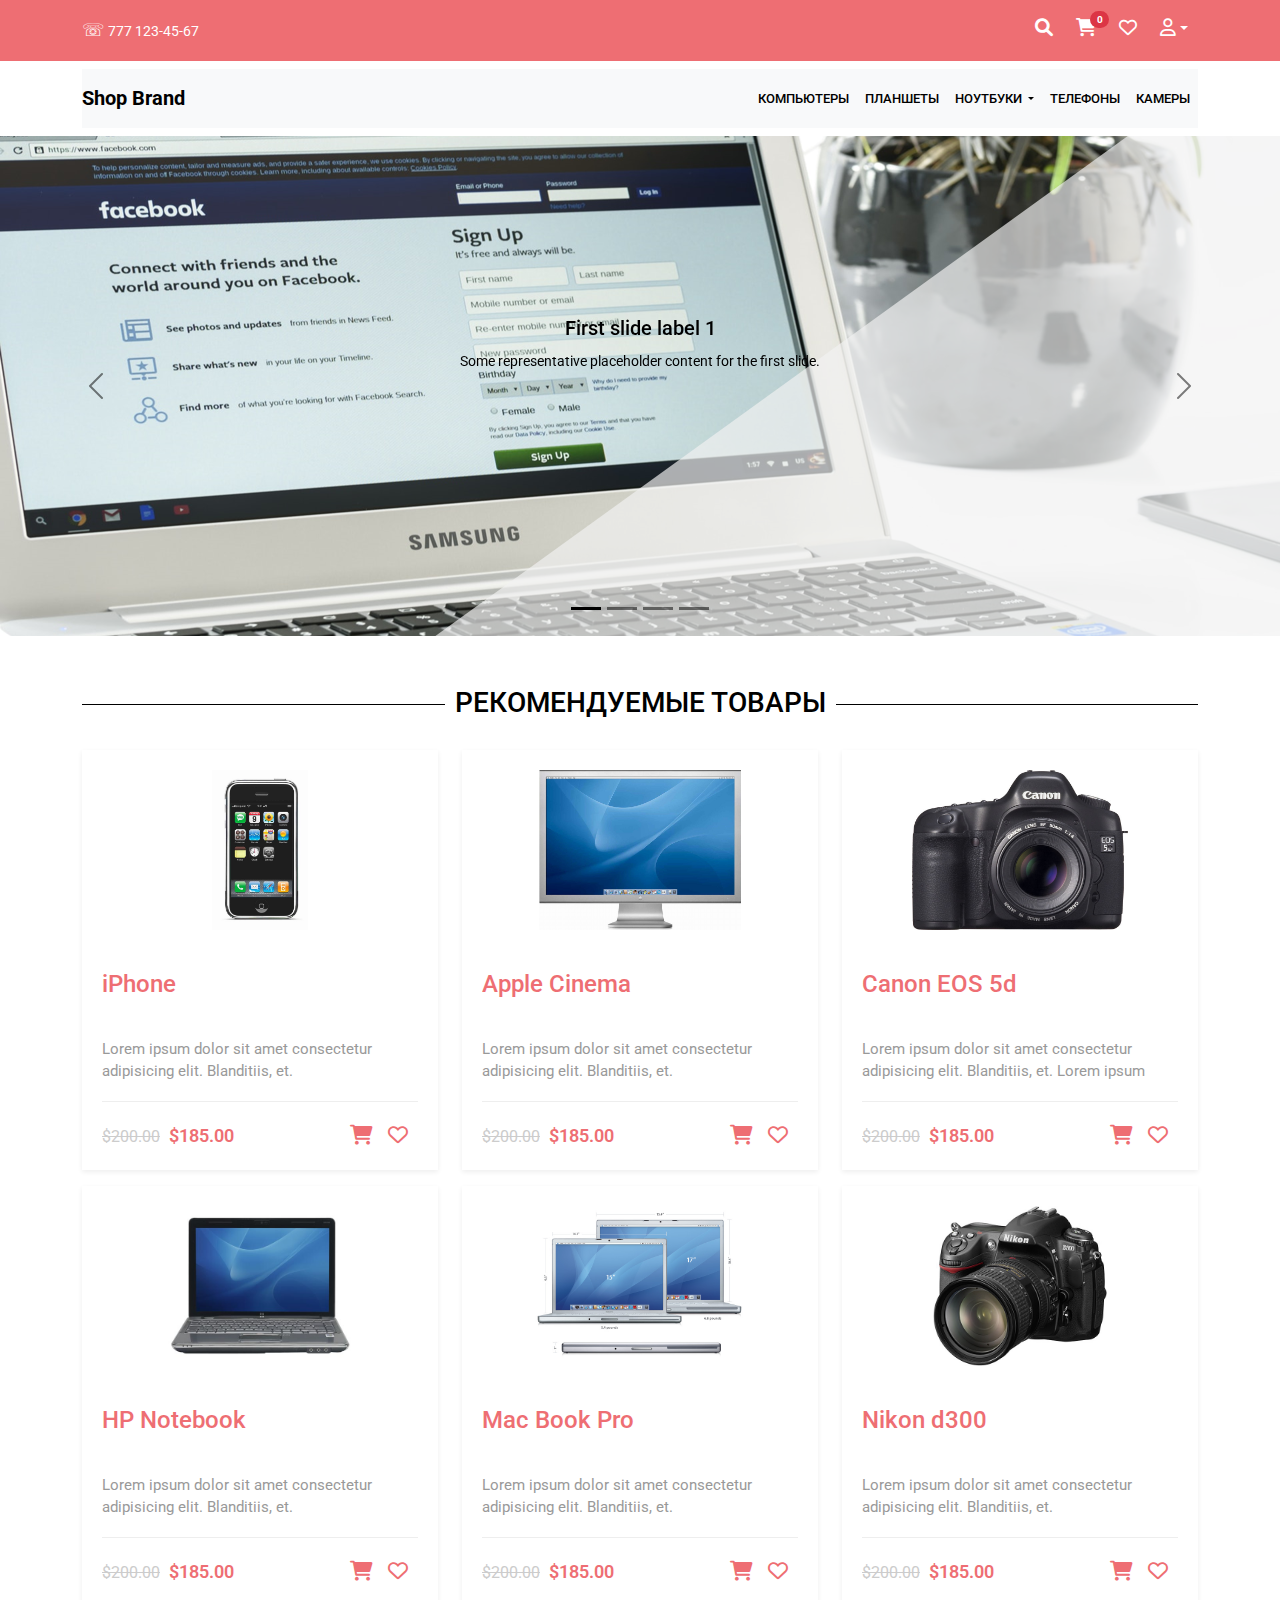
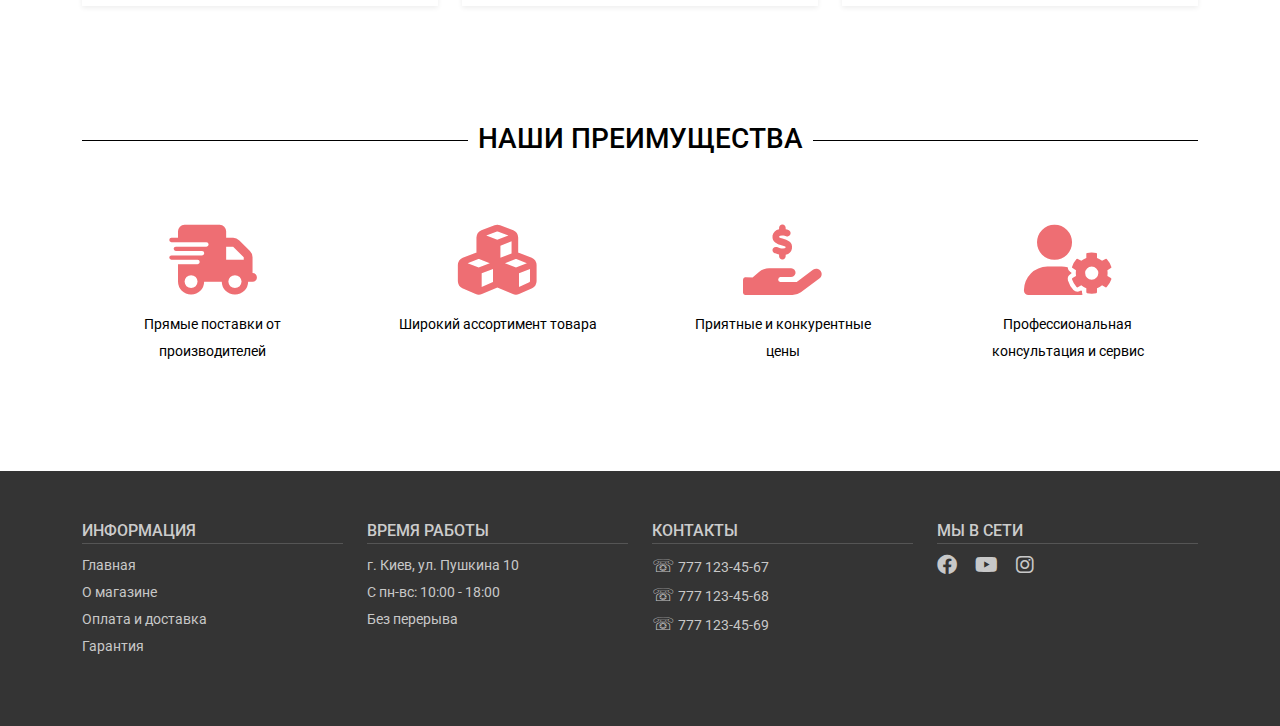
<file: index.html>
<!doctype html>
<html lang="en">

<head>
  <!-- Required meta tags -->
  <meta charset="utf-8">
  <meta name="viewport" content="width=device-width, initial-scale=1">
  <link rel="icon" href=".//bootstrap/img/favicons/favicon.ico">
  <title>Shop template</title>
  <link rel="preconnect" href="https://fonts.googleapis.com">
  <link rel="preconnect" href="https://fonts.gstatic.com" crossorigin>
  <link href="https://fonts.googleapis.com/css2?family=Roboto:wght@300;400;500;700&display=swap" rel="stylesheet">
  <link rel="stylesheet" href="https://cdnjs.cloudflare.com/ajax/libs/font-awesome/6.0.0-beta2/css/all.min.css" />
  <link rel="stylesheet" href=".//bootstrap/css/bootstrap.min.css">
  <link rel="stylesheet" href=".//css/magnific-popup.css">
  <link rel="stylesheet" href=".//css/main.css">
</head>

<body>
  <header>
    <!-- Header-top -->
    <div class="header-top py-3">
      <div class="container">
        <div class="row justify-content-between">

          <div class="col">
            <a href="tel:1111234567"><span class="icon-phone">&#9743;</span> 777 123-45-67</a>
          </div>

          <div class="col icons text-end">

            <form id="search">
              <div class="input-group">
                <input type="text" class="form-control" placeholder="Search" aria-label="Search..." name="s">
                <button class="btn close-search" type="button"><i class="fas fa-times"></i></button>
                <button class="btn" type="submit"><i class="fas fa-search"></i></button>
              </div>
            </form>

            <a class="open-search" href="#"><i class="fas fa-search"></i></a>

            <a class="open-cart-modal" href="#" data-bs-toggle="modal" data-bs-target="#cart-modal">
              <i class="fas fa-shopping-cart"></i>
              <span class="badge bg-danger rounded-pill count-items">0</span>
            </a>
            <!-- Modal -->
            <div class="modal fade" id="cart-modal" tabindex="-1" aria-labelledby="exampleModalLabel"
              aria-hidden="true">
              <div class="modal-dialog modal-xl">
                <div class="modal-content">
                  <div class="modal-header">
                    <h5 class="modal-title" id="exampleModalLabel">Корзина</h5>
                    <button type="button" class="btn-close" data-bs-dismiss="modal" aria-label="Close"></button>
                  </div>
                  <div class="modal-body">
                    <table class="table text-start">
                      <thead>
                        <tr>
                          <th scope="col">Фото</th>
                          <th scope="col">Товар</th>
                          <th scope="col">Кол-во</th>
                          <th scope="col">Цена</th>
                        </tr>
                      </thead>
                      <tbody>
                        <tr>
                          <td><a href="#"><img src=".//img/products/apple_cinema_30.jpg" alt=""></a></td>
                          <td><a href="#">Apple Cinema 30</a></td>
                          <td>1</td>
                          <td>1000</td>
                        </tr>
                        <tr>
                          <td><a href="#"><img src=".//img/products/canon_eos_5d_1.jpg" alt=""></a></td>
                          <td><a href="#">Canon EOS 5D</a></td>
                          <td>1</td>
                          <td>750</td>
                        </tr>
                        <tr>
                          <td><a href="#"><img src=".//img/products/iphone_1.jpg" alt=""></a></td>
                          <td><a href="#">iPhone</a></td>
                          <td>1</td>
                          <td>1000</td>
                        </tr>
                      </tbody>
                    </table>
                  </div>
                  <div class="modal-footer">
                    <button type="button" class="btn btn-danger" data-bs-dismiss="modal">Продолжить покупки</button>
                    <button type="button" class="btn btn-primary">Оформить заказ</button>
                  </div>
                </div>
              </div>
            </div>

            <a href="#"><i class="far fa-heart"></i></a>

            <div class="dropdown d-inline-block">
              <a class="dropdown-toggle" href="#" data-bs-toggle="dropdown"><i class="far fa-user"></i></i></a>
              <ul class="dropdown-menu" aria-labelledby="dropdownMenuButton1">
                <li><a class="dropdown-item" href="#">Авторизация</a></li>
                <li><a class="dropdown-item" href="#">Регистрация</a></li>
              </ul>
            </div>

          </div>

        </div>
      </div><!-- ./container -->
    </div><!-- ./header-top -->

    <!-- Header-bottom -->
    <div class="header-bottom py-2">
      <div class="container">
        <nav class="navbar navbar-expand-lg navbar-light bg-light">
          <div class="container-fluid p-0">
            <a class="navbar-brand" href="index.html">Shop Brand</a>
            <button class="navbar-toggler" type="button" data-bs-toggle="collapse"
              data-bs-target="#navbarSupportedContent" aria-controls="navbarSupportedContent" aria-expanded="false"
              aria-label="Toggle navigation">
              <span class="navbar-toggler-icon"></span>
            </button>
            <div class="collapse navbar-collapse" id="navbarSupportedContent">
              <ul class="navbar-nav ms-auto mb-2 mb-lg-0">
                <li class="nav-item">
                  <a class="nav-link" href="category.html">Компьютеры</a>
                </li>
                <li class="nav-item">
                  <a class="nav-link" href="category.html">Планшеты</a>
                </li>
                <li class="nav-item dropdown">
                  <a class="nav-link dropdown-toggle" href="#" id="navbarDropdown" role="button"
                    data-bs-toggle="dropdown" aria-expanded="false">
                    Ноутбуки
                  </a>
                  <ul class="dropdown-menu" aria-labelledby="navbarDropdown">
                    <li><a class="dropdown-item" href="category.html">Mac</a></li>
                    <li><a class="dropdown-item" href="category.html">Windows</a></li>
                  </ul>
                </li>
                <li class="nav-item">
                  <a class="nav-link" href="category.html">Телефоны</a>
                </li>
                <li class="nav-item">
                  <a class="nav-link" href="category.html">Камеры</a>
                </li>
              </ul>

            </div>
          </div>
        </nav>
      </div>
    </div> <!-- ./header-bottom -->
  </header>

  <!-- Секция carousel -->
  <div class="container-fluid my-carousel p-0">
    <div id="carouselExampleIndicators" class="carousel slide carousel-fade carousel-dark" data-bs-ride="carousel">
      <div class="carousel-indicators">
        <button type="button" data-bs-target="#carouselExampleIndicators" data-bs-slide-to="0" class="active"
          aria-current="true" aria-label="Slide 1"></button>
        <button type="button" data-bs-target="#carouselExampleIndicators" data-bs-slide-to="1"
          aria-label="Slide 2"></button>
        <button type="button" data-bs-target="#carouselExampleIndicators" data-bs-slide-to="2"
          aria-label="Slide 3"></button>
        <button type="button" data-bs-target="#carouselExampleIndicators" data-bs-slide-to="3"
          aria-label="Slide 4"></button>
      </div>
      <div class="carousel-inner">
        <div class="carousel-item active">
          <img src=".//img/slider/slider-bg-1.png" class="d-block w-100" alt="photo">
          <div class="carousel-caption d-none d-md-block">
            <h5>First slide label 1</h5>
            <p>Some representative placeholder content for the first slide.</p>
          </div>
        </div>
        <div class="carousel-item">
          <img src=".//img/slider/slider-bg-2.png" class="d-block w-100" alt="photo">
          <div class="carousel-caption d-none d-md-block">
            <h5>First slide label 2</h5>
            <p>Some representative placeholder content for the first slide.</p>
          </div>
        </div>
        <div class="carousel-item">
          <img src=".//img/slider/slider-bg-3.png" class="d-block w-100" alt="photo">
          <div class="carousel-caption d-none d-md-block">
            <h5>First slide label 3</h5>
            <p>Some representative placeholder content for the first slide.</p>
          </div>
        </div>
        <div class="carousel-item">
          <img src=".//img/slider/slider-bg-4.png" class="d-block w-100" alt="photo">
          <div class="carousel-caption d-none d-md-block">
            <h5>First slide label 3</h5>
            <p>Some representative placeholder content for the first slide.</p>
          </div>
        </div>
      </div>
      <button class="carousel-control-prev" type="button" data-bs-target="#carouselExampleIndicators"
        data-bs-slide="prev">
        <span class="carousel-control-prev-icon" aria-hidden="true"></span>
        <span class="visually-hidden">Previous</span>
      </button>
      <button class="carousel-control-next" type="button" data-bs-target="#carouselExampleIndicators"
        data-bs-slide="next">
        <span class="carousel-control-next-icon" aria-hidden="true"></span>
        <span class="visually-hidden">Next</span>
      </button>
    </div>
  </div> <!-- ./container -->

  <!-- Секция featured-products -->
  <section class="featured-products">
    <div class="container">
      <div class="row">

        <div class="col-12">
          <h3 class="section-title">Рекомендуемые товары</h3>
        </div>

        <div class="col-md-4 col-sm-6 mb-3">
          <div class="product-cart">
            <div class="product-tumb">
              <a href="product.html"><img src=".//img/products/iphone_1.jpg" alt=""></a>
            </div>
            <div class="product-details">
              <h4><a href="product.html">iPhone</a></h4>
              <p>Lorem ipsum dolor sit amet consectetur adipisicing elit. Blanditiis, et.</p>
              <div class="product-bootom-details d-flex justify-content-between">
                <div class="product-price">
                  <small>$200.00</small>
                  $185.00
                </div>
                <div class="product-links">
                  <a href="#"><i class="fas fa-shopping-cart"></i></a>
                  <a href="#"><i class="far fa-heart"></i></a>
                </div>
              </div> <!-- ./product-bootom-details -->
            </div> <!-- ./product-details -->
          </div> <!-- ./product-cart -->
        </div> <!-- ./col -->

        <div class="col-md-4 col-sm-6 mb-3">
          <div class="product-cart">
            <div class="product-tumb">
              <a href="product.html"><img src=".//img/products/apple_cinema_30.jpg" alt=""></a>
            </div>
            <div class="product-details">
              <h4><a href="product.html">Apple Cinema</a></h4>
              <p>Lorem ipsum dolor sit amet consectetur adipisicing elit. Blanditiis, et.</p>
              <div class="product-bootom-details d-flex justify-content-between">
                <div class="product-price">
                  <small>$200.00</small>
                  $185.00
                </div>
                <div class="product-links">
                  <a href="#"><i class="fas fa-shopping-cart"></i></a>
                  <a href="#"><i class="far fa-heart"></i></a>
                </div>
              </div> <!-- ./product-bootom-details -->
            </div> <!-- ./product-details -->
          </div> <!-- ./product-cart -->
        </div> <!-- ./col -->

        <div class="col-md-4 col-sm-6 mb-3">
          <div class="product-cart">
            <div class="product-tumb">
              <a href="product.html"><img src=".//img/products/canon_eos_5d_1.jpg" alt=""></a>
            </div>
            <div class="product-details">
              <h4><a href="product.html">Canon EOS 5d</a></h4>
              <p>
                Lorem ipsum dolor sit amet consectetur adipisicing elit. Blanditiis, et.
                Lorem ipsum dolor sit amet consectetur adipisicing elit. Blanditiis, et.
                Lorem ipsum dolor sit amet consectetur adipisicing elit. Blanditiis, et.
              </p>
              <div class="product-bootom-details d-flex justify-content-between">
                <div class="product-price">
                  <small>$200.00</small>
                  $185.00
                </div>
                <div class="product-links">
                  <a href="#"><i class="fas fa-shopping-cart"></i></a>
                  <a href="#"><i class="far fa-heart"></i></a>
                </div>
              </div> <!-- ./product-bootom-details -->
            </div> <!-- ./product-details -->
          </div> <!-- ./product-cart -->
        </div> <!-- ./col -->

        <div class="col-md-4 col-sm-6 mb-3">
          <div class="product-cart">
            <div class="product-tumb">
              <a href="product.html"><img src=".//img/products/hp_1.jpg" alt=""></a>
            </div>
            <div class="product-details">
              <h4><a href="product.html">HP Notebook</a></h4>
              <p>Lorem ipsum dolor sit amet consectetur adipisicing elit. Blanditiis, et.</p>
              <div class="product-bootom-details d-flex justify-content-between">
                <div class="product-price">
                  <small>$200.00</small>
                  $185.00
                </div>
                <div class="product-links">
                  <a href="#"><i class="fas fa-shopping-cart"></i></a>
                  <a href="#"><i class="far fa-heart"></i></a>
                </div>
              </div> <!-- ./product-bootom-details -->
            </div> <!-- ./product-details -->
          </div> <!-- ./product-cart -->
        </div> <!-- ./col -->

        <div class="col-md-4 col-sm-6 mb-3">
          <div class="product-cart">
            <div class="product-tumb">
              <a href="product.html"><img src=".//img/products/macbook_pro_1.jpg" alt=""></a>
            </div>
            <div class="product-details">
              <h4><a href="product.html">Mac Book Pro</a></h4>
              <p>Lorem ipsum dolor sit amet consectetur adipisicing elit. Blanditiis, et.</p>
              <div class="product-bootom-details d-flex justify-content-between">
                <div class="product-price">
                  <small>$200.00</small>
                  $185.00
                </div>
                <div class="product-links">
                  <a href="#"><i class="fas fa-shopping-cart"></i></a>
                  <a href="#"><i class="far fa-heart"></i></a>
                </div>
              </div> <!-- ./product-bootom-details -->
            </div> <!-- ./product-details -->
          </div> <!-- ./product-cart -->
        </div> <!-- ./col -->

        <div class="col-md-4 col-sm-6 mb-3">
          <div class="product-cart">
            <div class="product-tumb">
              <a href="product.html"><img src=".//img/products/nikon_d300_1.jpg" alt=""></a>
            </div>
            <div class="product-details">
              <h4><a href="product.html">Nikon d300</a></h4>
              <p>Lorem ipsum dolor sit amet consectetur adipisicing elit. Blanditiis, et.</p>
              <div class="product-bootom-details d-flex justify-content-between">
                <div class="product-price">
                  <small>$200.00</small>
                  $185.00
                </div>
                <div class="product-links">
                  <a href="#"><i class="fas fa-shopping-cart"></i></a>
                  <a href="#"><i class="far fa-heart"></i></a>
                </div>
              </div> <!-- ./product-bootom-details -->
            </div> <!-- ./product-details -->
          </div> <!-- ./product-cart -->
        </div> <!-- ./col -->

      </div> <!-- ./row -->
    </div> <!-- ./container -->
  </section>

  <!-- Секция services -->
  <section class="services">
    <div class="container">
      <div class="row">
        <div class="col-12">
          <h3 class="section-title">Наши преимущества</h3>
        </div>

        <div class="col-md-3 col-sm-6">
          <div class="service-item">
            <p class="text-center"><i class="fas fa-shipping-fast"></i></p>
            <p class="text-center">Прямые поставки от производителей</p>
          </div>
        </div>

        <div class="col-md-3 col-sm-6">
          <div class="service-item">
            <p class="text-center"><i class="fas fa-cubes"></i></p>
            <p class="text-center">Широкий ассортимент товара</p>
          </div>
        </div>

        <div class="col-md-3 col-sm-6">
          <div class="service-item">
            <p class="text-center"><i class="fas fa-hand-holding-usd"></i></p>
            <p class="text-center">Приятные и конкурентные цены</p>
          </div>
        </div>

        <div class="col-md-3 col-sm-6">
          <div class="service-item">
            <p class="text-center"><i class="fas fa-user-cog"></i></p>
            <p class="text-center">Профессиональная консультация и сервис</p>
          </div>
        </div>

      </div>
    </div> <!-- ./container -->
  </section>

  <footer>
    <!-- Секция футер -->
    <section class="footer">
      <div class="container">
        <div class="row">

          <div class="col-md-3 col-6">
            <h4>Информация</h4>
            <ul class="list-unstyled">
              <li><a href="index.html">Главная</a></li>
              <li><a href="#">О магазине</a></li>
              <li><a href="#l">Оплата и доставка</a></li>
              <li><a href="#">Гарантия</a></li>
            </ul>
          </div>

          <div class="col-md-3 col-6">
            <h4>Время работы</h4>
            <ul class="list-unstyled">
              <li>г. Киев, ул. Пушкина 10</li>
              <li>С пн-вс: 10:00 - 18:00</li>
              <li>Без перерыва</li>
            </ul>
          </div>

          <div class="col-md-3 col-6">
            <h4>Контакты</h4>
            <ul class="list-unstyled">
              <li><a href="tel:1111234567"><span class="icon-phone">&#9743;</span> 777 123-45-67</a></li>
              <li><a href="tel:1111234568"><span class="icon-phone">&#9743;</span> 777 123-45-68</a></li>
              <li><a href="tel:1111234569"><span class="icon-phone">&#9743;</span> 777 123-45-69</a></li>
            </ul>
          </div>

          <div class="col-md-3 col-6">
            <h4>Мы в сети</h4>
            <div class="footer-icons">
              <a href="#"><i class="fab fa-facebook"></i></a>
              <a href="#"><i class="fab fa-youtube"></i></a>
              <a href="#"><i class="fab fa-instagram"></i></a>
            </div>
          </div>

        </div> <!-- ./row -->
      </div> <!-- ./container -->
    </section>
  </footer>

  <!-- Кнопка вверх -->
  <button id="top">
    <i class="fas fa-angle-double-up"></i>
  </button>

  <script src=".//bootstrap/js/bootstrap.bundle.min.js"></script>
  <script src="https://code.jquery.com/jquery-3.6.0.min.js"
    integrity="sha256-/xUj+3OJU5yExlq6GSYGSHk7tPXikynS7ogEvDej/m4=" crossorigin="anonymous"></script>
  <script src=".//js/jquery.magnific-popup.min.js"></script>
  <script src=".//js/main.js"></script>
</body>

</html>
</file>
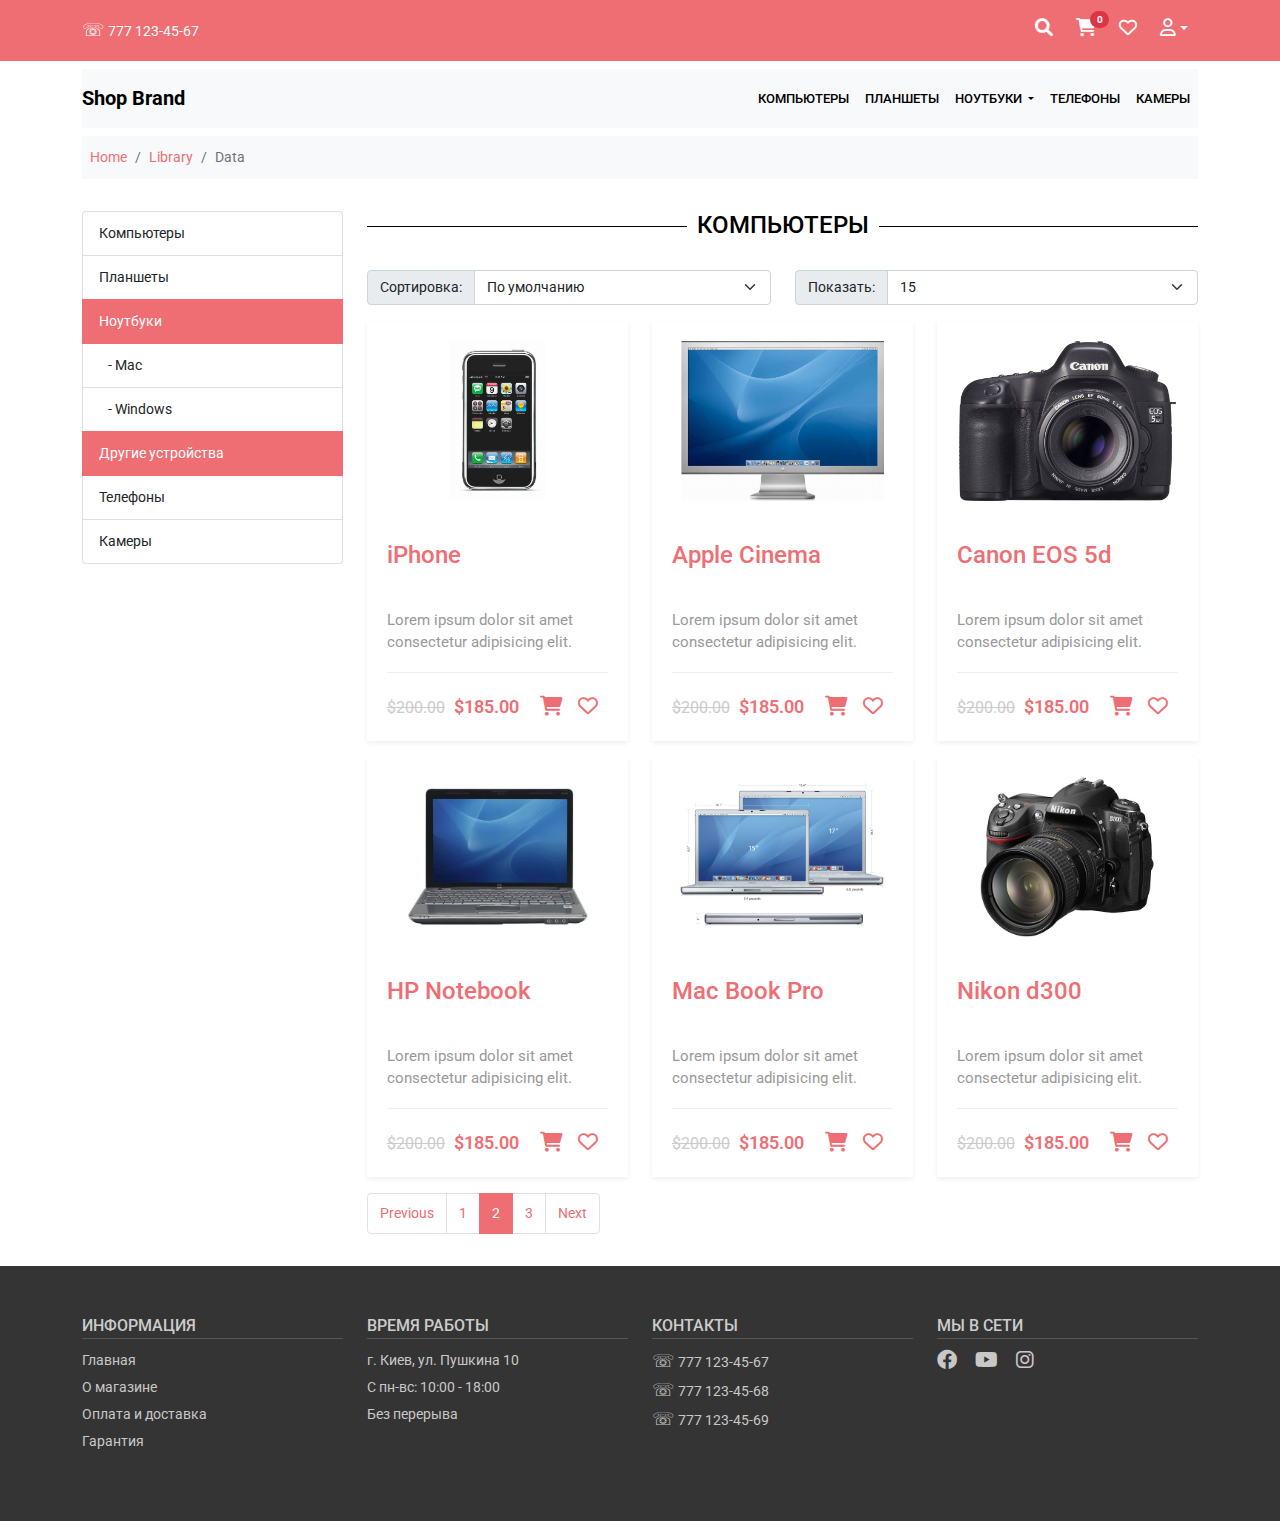
<file: category.html>
<!doctype html>
<html lang="en">

<head>
  <!-- Required meta tags -->
  <meta charset="utf-8">
  <meta name="viewport" content="width=device-width, initial-scale=1">
  <link rel="icon" href=".//bootstrap/img/favicons/favicon.ico">
  <title>Shop template</title>
  <link rel="preconnect" href="https://fonts.googleapis.com">
  <link rel="preconnect" href="https://fonts.gstatic.com" crossorigin>
  <link href="https://fonts.googleapis.com/css2?family=Roboto:wght@300;400;500;700&display=swap" rel="stylesheet">
  <link rel="stylesheet" href="https://cdnjs.cloudflare.com/ajax/libs/font-awesome/6.0.0-beta2/css/all.min.css" />
  <link rel="stylesheet" href=".//bootstrap/css/bootstrap.min.css">
  <link rel="stylesheet" href=".//css/main.css">
</head>

<body>
  <header>
    <div class="header-top py-3">
      <div class="container">
        <div class="row justify-content-between">

          <div class="col">
            <a href="tel:1111234567"><span class="icon-phone">&#9743;</span> 777 123-45-67</a>
          </div>

          <div class="col icons text-end">

            <form id="search">
              <div class="input-group">
                <input type="text" class="form-control" placeholder="Search" aria-label="Search..." name="s">
                <button class="btn close-search" type="button"><i class="fas fa-times"></i></button>
                <button class="btn" type="submit"><i class="fas fa-search"></i></button>
              </div>
            </form>

            <a class="open-search" href="#"><i class="fas fa-search"></i></a>

            <a class="open-cart-modal" href="#" data-bs-toggle="modal" data-bs-target="#cart-modal">
              <i class="fas fa-shopping-cart"></i>
              <span class="badge bg-danger rounded-pill count-items">0</span>
            </a>
            <!-- Modal -->
            <div class="modal fade" id="cart-modal" tabindex="-1" aria-labelledby="exampleModalLabel"
              aria-hidden="true">
              <div class="modal-dialog modal-xl">
                <div class="modal-content">
                  <div class="modal-header">
                    <h5 class="modal-title" id="exampleModalLabel">Корзина</h5>
                    <button type="button" class="btn-close" data-bs-dismiss="modal" aria-label="Close"></button>
                  </div>
                  <div class="modal-body">
                    <table class="table text-start">
                      <thead>
                        <tr>
                          <th scope="col">Фото</th>
                          <th scope="col">Товар</th>
                          <th scope="col">Кол-во</th>
                          <th scope="col">Цена</th>
                        </tr>
                      </thead>
                      <tbody>
                        <tr>
                          <td><a href="#"><img src=".//img/products/apple_cinema_30.jpg" alt=""></a></td>
                          <td><a href="#">Apple Cinema 30</a></td>
                          <td>1</td>
                          <td>1000</td>
                        </tr>
                        <tr>
                          <td><a href="#"><img src=".//img/products/canon_eos_5d_1.jpg" alt=""></a></td>
                          <td><a href="#">Canon EOS 5D</a></td>
                          <td>1</td>
                          <td>750</td>
                        </tr>
                        <tr>
                          <td><a href="#"><img src=".//img/products/iphone_1.jpg" alt=""></a></td>
                          <td><a href="#">iPhone</a></td>
                          <td>1</td>
                          <td>1000</td>
                        </tr>
                      </tbody>
                    </table>
                  </div>
                  <div class="modal-footer">
                    <button type="button" class="btn btn-danger" data-bs-dismiss="modal">Продолжить покупки</button>
                    <button type="button" class="btn btn-primary">Оформить заказ</button>
                  </div>
                </div>
              </div>
            </div>

            <a href="#"><i class="far fa-heart"></i></a>

            <div class="dropdown d-inline-block">
              <a class="dropdown-toggle" href="#" data-bs-toggle="dropdown"><i class="far fa-user"></i></i></a>
              <ul class="dropdown-menu" aria-labelledby="dropdownMenuButton1">
                <li><a class="dropdown-item" href="#">Авторизация</a></li>
                <li><a class="dropdown-item" href="#">Регистрация</a></li>
              </ul>
            </div>

          </div>

        </div>
      </div><!-- ./container -->
    </div><!-- ./header-top -->

    <div class="header-bottom py-2">
      <div class="container">
        <nav class="navbar navbar-expand-lg navbar-light bg-light">
          <div class="container-fluid p-0">
            <a class="navbar-brand" href="index.html">Shop Brand</a>
            <button class="navbar-toggler" type="button" data-bs-toggle="collapse"
              data-bs-target="#navbarSupportedContent" aria-controls="navbarSupportedContent" aria-expanded="false"
              aria-label="Toggle navigation">
              <span class="navbar-toggler-icon"></span>
            </button>
            <div class="collapse navbar-collapse" id="navbarSupportedContent">
              <ul class="navbar-nav ms-auto mb-2 mb-lg-0">
                <li class="nav-item">
                  <a class="nav-link" href="category.html">Компьютеры</a>
                </li>
                <li class="nav-item">
                  <a class="nav-link" href="category.html">Планшеты</a>
                </li>
                <li class="nav-item dropdown">
                  <a class="nav-link dropdown-toggle" href="#" id="navbarDropdown" role="button"
                    data-bs-toggle="dropdown" aria-expanded="false">
                    Ноутбуки
                  </a>
                  <ul class="dropdown-menu" aria-labelledby="navbarDropdown">
                    <li><a class="dropdown-item" href="category.html">Mac</a></li>
                    <li><a class="dropdown-item" href="category.html">Windows</a></li>
                  </ul>
                </li>
                <li class="nav-item">
                  <a class="nav-link" href="category.html">Телефоны</a>
                </li>
                <li class="nav-item">
                  <a class="nav-link" href="category.html">Камеры</a>
                </li>
              </ul>

            </div>
          </div>
        </nav>
      </div>
    </div> <!-- ./header-bottom -->
  </header>

  <div class="container">
    <nav aria-label="breadcrumb">
      <ol class="breadcrumb bg-light p-2">
        <li class="breadcrumb-item"><a href="#">Home</a></li>
        <li class="breadcrumb-item"><a href="#">Library</a></li>
        <li class="breadcrumb-item active" aria-current="page">Data</li>
      </ol>
    </nav>
  </div>

  <div class="container py-3">
    <div class="row">

      <div class="col-lg-3 sidebar">
        <div class="sidebar-toggler mb-2">
          <button class="btn btn-light" type="button">Категории <i class="fas fa-chevron-circle-down"></i></button>
        </div>
        <div class="sidebar-toggle">
          <div class="list-group">

            <a href="#" class="list-group-item list-group-item-action">Компьютеры</a>
            <a href="#" class="list-group-item list-group-item-action">Планшеты</a>
            <a href="#" class="list-group-item list-group-item-action active">Ноутбуки</a>
            <a href="#" class="list-group-item list-group-item-action">&nbsp;&nbsp;&nbsp;- Mac</a>
            <a href="#" class="list-group-item list-group-item-action">&nbsp;&nbsp;&nbsp;- Windows</a>
            <a href="#" class="list-group-item list-group-item-action active">Другие устройства</a>
            <a href="#" class="list-group-item list-group-item-action">Телефоны</a>
            <a href="#" class="list-group-item list-group-item-action">Камеры</a>

          </div>
        </div>
      </div>
      <div class="col-lg-9 content">

        <h1 class="section-title">Компьютеры</h1>

        <!-- Input-group -->
        <div class="row">

          <div class="col-sm-6">
            <div class="input-group mb-3">
              <label class="input-group-text" for="inputGroupSelect01">Сортировка:</label>
              <select class="form-select" id="inputGroupSelect01">
                <option selected>По умолчанию</option>
                <option value="1">Название (А - Я)</option>
                <option value="2">Название (А - А)</option>
                <option value="3">Цена (низкая > высокая)</option>
                <option value="4">Цена (высокая > низкая)</option>
              </select>
            </div>
          </div>

          <div class="col-sm-6">
            <div class="input-group mb-3">
              <label class="input-group-text" for="inputGroupSelect01">Показать:</label>
              <select class="form-select" id="inputGroupSelect01">
                <option selected>15</option>
                <option value="1">25</option>
                <option value="2">50</option>
                <option value="3">75</option>
                <option value="4">100</option>
              </select>
            </div>
          </div>

        </div> <!-- ./row -->

        <!-- Карточки товара -->
        <div class="row">

          <div class="col-md-4 col-sm-6 mb-3">
            <div class="product-cart">
              <div class="product-tumb">
                <a href="product.html"><img src=".//img/products/iphone_1.jpg" alt=""></a>
              </div>
              <div class="product-details">
                <h4><a href="product.html">iPhone</a></h4>
                <p>Lorem ipsum dolor sit amet consectetur adipisicing elit. Blanditiis, et.</p>
                <div class="product-bootom-details d-flex justify-content-between">
                  <div class="product-price">
                    <small>$200.00</small>
                    $185.00
                  </div>
                  <div class="product-links">
                    <a href="#"><i class="fas fa-shopping-cart"></i></a>
                    <a href="#"><i class="far fa-heart"></i></a>
                  </div>
                </div> <!-- ./product-bootom-details -->
              </div> <!-- ./product-details -->
            </div> <!-- ./product-cart -->
          </div> <!-- ./col -->

          <div class="col-md-4 col-sm-6 mb-3">
            <div class="product-cart">
              <div class="product-tumb">
                <a href="product.html"><img src=".//img/products/apple_cinema_30.jpg" alt=""></a>
              </div>
              <div class="product-details">
                <h4><a href="product.html">Apple Cinema</a></h4>
                <p>Lorem ipsum dolor sit amet consectetur adipisicing elit. Blanditiis, et.</p>
                <div class="product-bootom-details d-flex justify-content-between">
                  <div class="product-price">
                    <small>$200.00</small>
                    $185.00
                  </div>
                  <div class="product-links">
                    <a href="#"><i class="fas fa-shopping-cart"></i></a>
                    <a href="#"><i class="far fa-heart"></i></a>
                  </div>
                </div> <!-- ./product-bootom-details -->
              </div> <!-- ./product-details -->
            </div> <!-- ./product-cart -->
          </div> <!-- ./col -->

          <div class="col-md-4 col-sm-6 mb-3">
            <div class="product-cart">
              <div class="product-tumb">
                <a href="product.html"><img src=".//img/products/canon_eos_5d_1.jpg" alt=""></a>
              </div>
              <div class="product-details">
                <h4><a href="product.html">Canon EOS 5d</a></h4>
                <p>
                  Lorem ipsum dolor sit amet consectetur adipisicing elit. Blanditiis, et.
                  Lorem ipsum dolor sit amet consectetur adipisicing elit. Blanditiis, et.
                  Lorem ipsum dolor sit amet consectetur adipisicing elit. Blanditiis, et.
                </p>
                <div class="product-bootom-details d-flex justify-content-between">
                  <div class="product-price">
                    <small>$200.00</small>
                    $185.00
                  </div>
                  <div class="product-links">
                    <a href="#"><i class="fas fa-shopping-cart"></i></a>
                    <a href="#"><i class="far fa-heart"></i></a>
                  </div>
                </div> <!-- ./product-bootom-details -->
              </div> <!-- ./product-details -->
            </div> <!-- ./product-cart -->
          </div> <!-- ./col -->

          <div class="col-md-4 col-sm-6 mb-3">
            <div class="product-cart">
              <div class="product-tumb">
                <a href="product.html"><img src=".//img/products/hp_1.jpg" alt=""></a>
              </div>
              <div class="product-details">
                <h4><a href="product.html">HP Notebook</a></h4>
                <p>Lorem ipsum dolor sit amet consectetur adipisicing elit. Blanditiis, et.</p>
                <div class="product-bootom-details d-flex justify-content-between">
                  <div class="product-price">
                    <small>$200.00</small>
                    $185.00
                  </div>
                  <div class="product-links">
                    <a href="#"><i class="fas fa-shopping-cart"></i></a>
                    <a href="#"><i class="far fa-heart"></i></a>
                  </div>
                </div> <!-- ./product-bootom-details -->
              </div> <!-- ./product-details -->
            </div> <!-- ./product-cart -->
          </div> <!-- ./col -->

          <div class="col-md-4 col-sm-6 mb-3">
            <div class="product-cart">
              <div class="product-tumb">
                <a href="product.html"><img src=".//img/products/macbook_pro_1.jpg" alt=""></a>
              </div>
              <div class="product-details">
                <h4><a href="product.html">Mac Book Pro</a></h4>
                <p>Lorem ipsum dolor sit amet consectetur adipisicing elit. Blanditiis, et.</p>
                <div class="product-bootom-details d-flex justify-content-between">
                  <div class="product-price">
                    <small>$200.00</small>
                    $185.00
                  </div>
                  <div class="product-links">
                    <a href="#"><i class="fas fa-shopping-cart"></i></a>
                    <a href="#"><i class="far fa-heart"></i></a>
                  </div>
                </div> <!-- ./product-bootom-details -->
              </div> <!-- ./product-details -->
            </div> <!-- ./product-cart -->
          </div> <!-- ./col -->

          <div class="col-md-4 col-sm-6 mb-3">
            <div class="product-cart">
              <div class="product-tumb">
                <a href="product.html"><img src=".//img/products/nikon_d300_1.jpg" alt=""></a>
              </div>
              <div class="product-details">
                <h4><a href="product.html">Nikon d300</a></h4>
                <p>Lorem ipsum dolor sit amet consectetur adipisicing elit. Blanditiis, et.</p>
                <div class="product-bootom-details d-flex justify-content-between">
                  <div class="product-price">
                    <small>$200.00</small>
                    $185.00
                  </div>
                  <div class="product-links">
                    <a href="#"><i class="fas fa-shopping-cart"></i></a>
                    <a href="#"><i class="far fa-heart"></i></a>
                  </div>
                </div> <!-- ./product-bootom-details -->
              </div> <!-- ./product-details -->
            </div> <!-- ./product-cart -->
          </div> <!-- ./col -->

        </div> <!-- ./row -->

        <!-- Пагинация -->
        <div class="row">

            <div class="col-md-12">
              <nav aria-label="Page navigation example">
                <ul class="pagination">
                  <li class="page-item"><a class="page-link" href="#">Previous</a></li>
                  <li class="page-item"><a class="page-link" href="#">1</a></li>
                  <li class="page-item active"><a class="page-link" href="#">2</a></li>
                  <li class="page-item"><a class="page-link" href="#">3</a></li>
                  <li class="page-item"><a class="page-link" href="#">Next</a></li>
                </ul>
              </nav>
            </div>

        </div> <!-- ./row -->

      </div> <!-- ./content -->

    </div>
  </div>

  <footer>
    <section class="footer">
      <div class="container">
        <div class="row">

          <div class="col-md-3 col-6">
            <h4>Информация</h4>
            <ul class="list-unstyled">
              <li><a href="index.html">Главная</a></li>
              <li><a href="#">О магазине</a></li>
              <li><a href="#l">Оплата и доставка</a></li>
              <li><a href="#">Гарантия</a></li>
            </ul>
          </div>

          <div class="col-md-3 col-6">
            <h4>Время работы</h4>
            <ul class="list-unstyled">
              <li>г. Киев, ул. Пушкина 10</li>
              <li>С пн-вс: 10:00 - 18:00</li>
              <li>Без перерыва</li>
            </ul>
          </div>

          <div class="col-md-3 col-6">
            <h4>Контакты</h4>
            <ul class="list-unstyled">
              <li><a href="tel:1111234567"><span class="icon-phone">&#9743;</span> 777 123-45-67</a></li>
              <li><a href="tel:1111234568"><span class="icon-phone">&#9743;</span> 777 123-45-68</a></li>
              <li><a href="tel:1111234569"><span class="icon-phone">&#9743;</span> 777 123-45-69</a></li>
            </ul>
          </div>

          <div class="col-md-3 col-6">
            <h4>Мы в сети</h4>
            <div class="footer-icons">
              <a href="#"><i class="fab fa-facebook"></i></a>
              <a href="#"><i class="fab fa-youtube"></i></a>
              <a href="#"><i class="fab fa-instagram"></i></a>
            </div>
          </div>

        </div> <!-- ./row -->
      </div> <!-- ./container -->
    </section>
  </footer>

  <!-- Кнопка вверх -->
  <button id="top">
    <i class="fas fa-angle-double-up"></i>
  </button>

  <script src=".//bootstrap/js/bootstrap.bundle.min.js"></script>
  <script src="https://code.jquery.com/jquery-3.6.0.min.js"
    integrity="sha256-/xUj+3OJU5yExlq6GSYGSHk7tPXikynS7ogEvDej/m4=" crossorigin="anonymous"></script>
  <script src=".//js/main.js"></script>
</body>

</html>
</file>
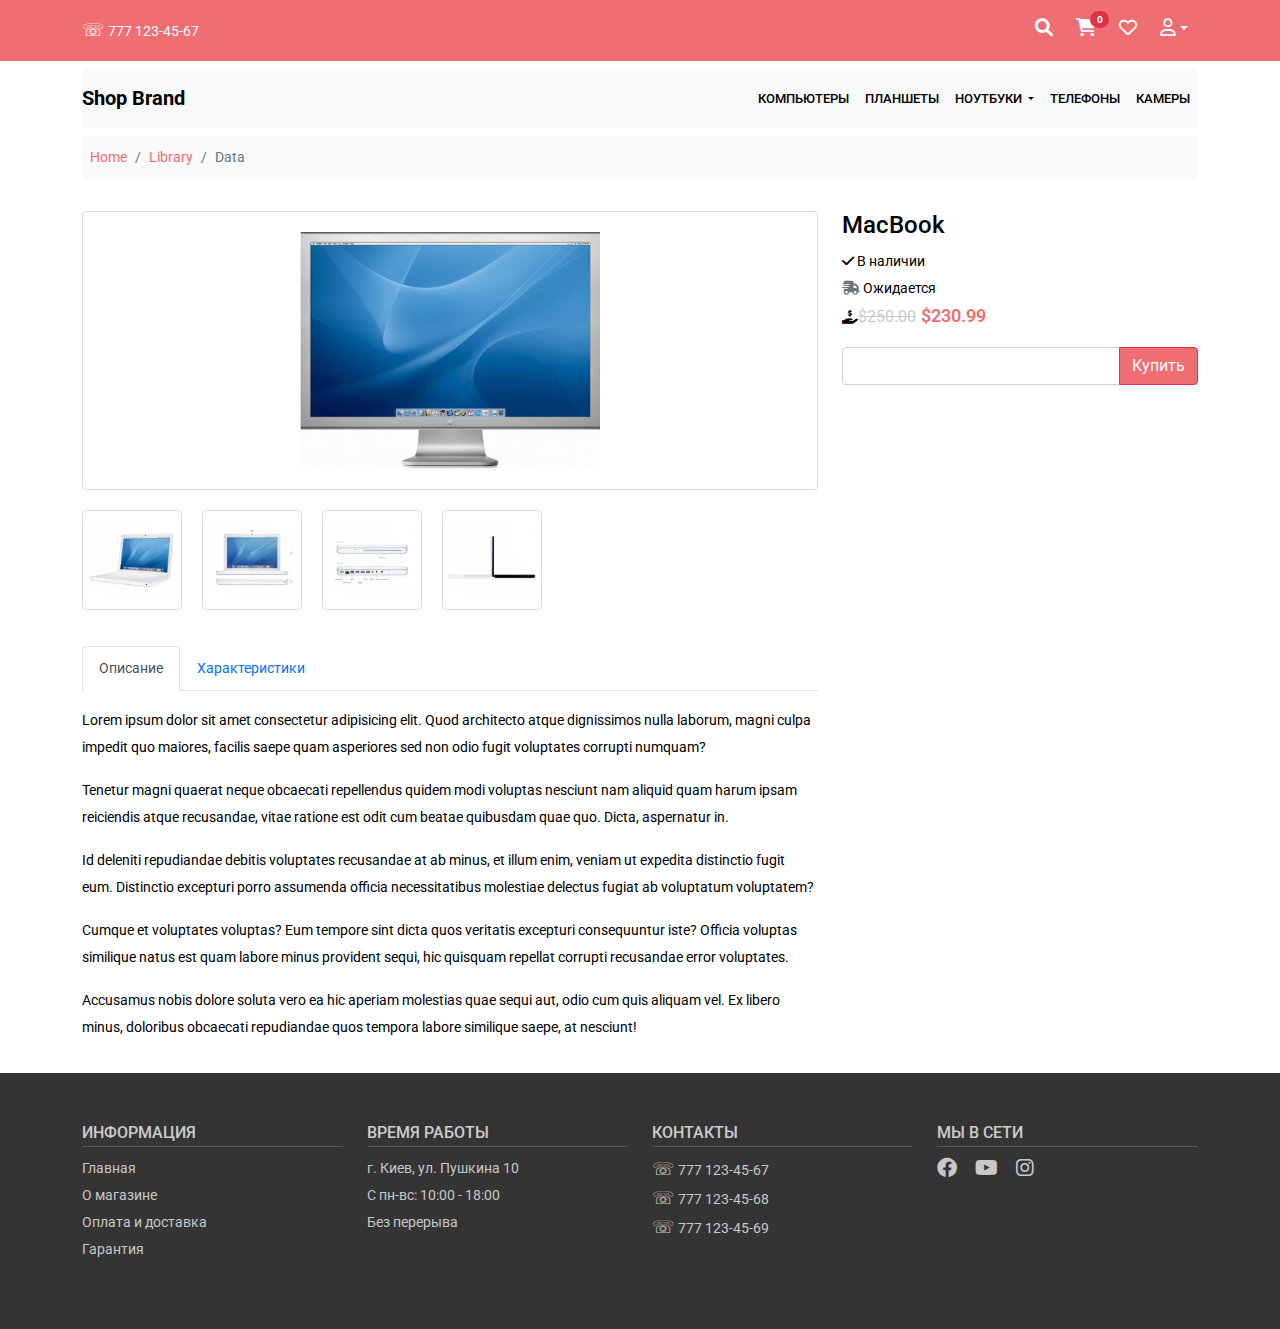
<file: product.html>
<!doctype html>
<html lang="en">

<head>
  <!-- Required meta tags -->
  <meta charset="utf-8">
  <meta name="viewport" content="width=device-width, initial-scale=1">
  <link rel="icon" href=".//bootstrap/img/favicons/favicon.ico">
  <title>Shop template</title>
  <link rel="preconnect" href="https://fonts.googleapis.com">
  <link rel="preconnect" href="https://fonts.gstatic.com" crossorigin>
  <link href="https://fonts.googleapis.com/css2?family=Roboto:wght@300;400;500;700&display=swap" rel="stylesheet">
  <link rel="stylesheet" href="https://cdnjs.cloudflare.com/ajax/libs/font-awesome/6.0.0-beta2/css/all.min.css" />
  <link rel="stylesheet" href=".//bootstrap/css/bootstrap.min.css">
  <link rel="stylesheet" href=".//css/magnific-popup.css">
  <link rel="stylesheet" href=".//css/main.css">
</head>

<body>
  <header>
    <div class="header-top py-3">
      <div class="container">
        <div class="row justify-content-between">

          <div class="col">
            <a href="tel:1111234567"><span class="icon-phone">&#9743;</span> 777 123-45-67</a>
          </div>

          <div class="col icons text-end">

            <form id="search">
              <div class="input-group">
                <input type="text" class="form-control" placeholder="Search" aria-label="Search..." name="s">
                <button class="btn close-search" type="button"><i class="fas fa-times"></i></button>
                <button class="btn" type="submit"><i class="fas fa-search"></i></button>
              </div>
            </form>

            <a class="open-search" href="#"><i class="fas fa-search"></i></a>

            <a class="open-cart-modal" href="#" data-bs-toggle="modal" data-bs-target="#cart-modal">
              <i class="fas fa-shopping-cart"></i>
              <span class="badge bg-danger rounded-pill count-items">0</span>
            </a>
            <!-- Modal -->
            <div class="modal fade" id="cart-modal" tabindex="-1" aria-labelledby="exampleModalLabel"
              aria-hidden="true">
              <div class="modal-dialog modal-xl">
                <div class="modal-content">
                  <div class="modal-header">
                    <h5 class="modal-title" id="exampleModalLabel">Корзина</h5>
                    <button type="button" class="btn-close" data-bs-dismiss="modal" aria-label="Close"></button>
                  </div>
                  <div class="modal-body">
                    <table class="table text-start">
                      <thead>
                        <tr>
                          <th scope="col">Фото</th>
                          <th scope="col">Товар</th>
                          <th scope="col">Кол-во</th>
                          <th scope="col">Цена</th>
                        </tr>
                      </thead>
                      <tbody>
                        <tr>
                          <td><a href="#"><img src=".//img/products/apple_cinema_30.jpg" alt=""></a></td>
                          <td><a href="#">Apple Cinema 30</a></td>
                          <td>1</td>
                          <td>1000</td>
                        </tr>
                        <tr>
                          <td><a href="#"><img src=".//img/products/canon_eos_5d_1.jpg" alt=""></a></td>
                          <td><a href="#">Canon EOS 5D</a></td>
                          <td>1</td>
                          <td>750</td>
                        </tr>
                        <tr>
                          <td><a href="#"><img src=".//img/products/iphone_1.jpg" alt=""></a></td>
                          <td><a href="#">iPhone</a></td>
                          <td>1</td>
                          <td>1000</td>
                        </tr>
                      </tbody>
                    </table>
                  </div>
                  <div class="modal-footer">
                    <button type="button" class="btn btn-danger" data-bs-dismiss="modal">Продолжить покупки</button>
                    <button type="button" class="btn btn-primary">Оформить заказ</button>
                  </div>
                </div>
              </div>
            </div>

            <a href="#"><i class="far fa-heart"></i></a>

            <div class="dropdown d-inline-block">
              <a class="dropdown-toggle" href="#" data-bs-toggle="dropdown"><i class="far fa-user"></i></i></a>
              <ul class="dropdown-menu" aria-labelledby="dropdownMenuButton1">
                <li><a class="dropdown-item" href="#">Авторизация</a></li>
                <li><a class="dropdown-item" href="#">Регистрация</a></li>
              </ul>
            </div>

          </div>

        </div>
      </div><!-- ./container -->
    </div><!-- ./header-top -->

    <div class="header-bottom py-2">
      <div class="container">
        <nav class="navbar navbar-expand-lg navbar-light bg-light">
          <div class="container-fluid p-0">
            <a class="navbar-brand" href="index.html">Shop Brand</a>
            <button class="navbar-toggler" type="button" data-bs-toggle="collapse"
              data-bs-target="#navbarSupportedContent" aria-controls="navbarSupportedContent" aria-expanded="false"
              aria-label="Toggle navigation">
              <span class="navbar-toggler-icon"></span>
            </button>
            <div class="collapse navbar-collapse" id="navbarSupportedContent">
              <ul class="navbar-nav ms-auto mb-2 mb-lg-0">
                <li class="nav-item">
                  <a class="nav-link" href="category.html">Компьютеры</a>
                </li>
                <li class="nav-item">
                  <a class="nav-link" href="category.html">Планшеты</a>
                </li>
                <li class="nav-item dropdown">
                  <a class="nav-link dropdown-toggle" href="#" id="navbarDropdown" role="button"
                    data-bs-toggle="dropdown" aria-expanded="false">
                    Ноутбуки
                  </a>
                  <ul class="dropdown-menu" aria-labelledby="navbarDropdown">
                    <li><a class="dropdown-item" href="category.html">Mac</a></li>
                    <li><a class="dropdown-item" href="category.html">Windows</a></li>
                  </ul>
                </li>
                <li class="nav-item">
                  <a class="nav-link" href="category.html">Телефоны</a>
                </li>
                <li class="nav-item">
                  <a class="nav-link" href="category.html">Камеры</a>
                </li>
              </ul>

            </div>
          </div>
        </nav>
      </div>
    </div> <!-- ./header-bottom -->
  </header>

  <div class="container">
    <nav aria-label="breadcrumb">
      <ol class="breadcrumb bg-light p-2">
        <li class="breadcrumb-item"><a href="#">Home</a></li>
        <li class="breadcrumb-item"><a href="#">Library</a></li>
        <li class="breadcrumb-item active" aria-current="page">Data</li>
      </ol>
    </nav>
  </div>

  <div class="container py-3">
    <div class="row">

      <div class="col-md-4 order-md-2">

        <h1>MacBook</h1>

        <ul class="list-unstyled">
          <li><i class="fas fa-check text-siccess"></i> В наличии</li>
          <li><i class="fas fa-shipping-fast text-muted"></i> Ожидается</li>
          <li><i class="fas fa-hand-holding-usd"></i><span class="product-price"><small>$250.00</small>$230.99</span></li>
        </ul>

        <div class="product">
          <div class="input-group mb-3">
            <input type="text" class="form-control">
            <button class="btn btn-danger" type="button" id="button-addon2">Купить</button>
          </div>
        </div>

      </div> <!-- ./col-md-4 order-md-2 -->

      <div class="col-md-8 order-md-1">

        <ul class="thumbnails list-unstyled clearfix">
          <li class="thumb-main text-center"><a class="thumbnail" href=".//img/products/apple_cinema_30.jpg" data-effect="mfp-zoom-in"><img
                src=".//img/products/apple_cinema_30.jpg" alt=""></a></li>

          <li class="thumb-additional"><a class="thumbnail" href=".//img/products/catalog/1.jpg" data-effect="mfp-zoom-in"><img
                src=".//img/products/catalog/1.jpg" alt=""></a>
          </li>

          <li class="thumb-additional"><a class="thumbnail" href=".//img/products/catalog/2.jpg" data-effect="mfp-zoom-in"><img
                src=".//img/products/catalog/2.jpg" alt=""></a>
          </li>

          <li class="thumb-additional"><a class="thumbnail" href=".//img/products/catalog/3.jpg" data-effect="mfp-zoom-in"><img
                src=".//img/products/catalog/3.jpg" alt=""></a>
          </li>

          <li class="thumb-additional"><a class="thumbnail" href=".//img/products/catalog/4.jpg" data-effect="mfp-zoom-in"><img
                src=".//img/products/catalog/4.jpg" alt=""></a>
          </li>
        </ul>

        <!-- Блок nav-tabs -->
        <ul class="nav nav-tabs mb-3" id="myTab" role="tablist">
          <li class="nav-item" role="presentation">
            <button class="nav-link active" data-bs-toggle="tab" data-bs-target="#description" type="button">Описание</button>
          </li>
          <li class="nav-item" role="presentation">
            <button class="nav-link" data-bs-toggle="tab" data-bs-target="#specification" type="button">Характеристики</button>
          </li>
        </ul>
        <div class="tab-content" id="myTabContent">
          <div class="tab-pane fade show active" id="description">
            <p>Lorem ipsum dolor sit amet consectetur adipisicing elit. Quod architecto atque dignissimos nulla laborum, magni culpa impedit quo maiores, facilis saepe quam asperiores sed non odio fugit voluptates corrupti numquam?</p>
            <p>Tenetur magni quaerat neque obcaecati repellendus quidem modi voluptas nesciunt nam aliquid quam harum ipsam reiciendis atque recusandae, vitae ratione est odit cum beatae quibusdam quae quo. Dicta, aspernatur in.</p>
            <p>Id deleniti repudiandae debitis voluptates recusandae at ab minus, et illum enim, veniam ut expedita distinctio fugit eum. Distinctio excepturi porro assumenda officia necessitatibus molestiae delectus fugiat ab voluptatum voluptatem?</p>
            <p>Cumque et voluptates voluptas? Eum tempore sint dicta quos veritatis excepturi consequuntur iste? Officia voluptas similique natus est quam labore minus provident sequi, hic quisquam repellat corrupti recusandae error voluptates.</p>
            <p>Accusamus nobis dolore soluta vero ea hic aperiam molestias quae sequi aut, odio cum quis aliquam vel. Ex libero minus, doloribus obcaecati repudiandae quos tempora labore similique saepe, at nesciunt!</p>
          </div>

          <div class="tab-pane fade" id="specification">

            <table class="table table-bordered">
              <thead>
                <tr>
                  <td colspan="2"><strong>Memory</strong></td>
                </tr>
              </thead>
              <tbody>
                <tr>
                  <td>test 1</td>
                  <td>8gb</td>
                </tr>
              </tbody>
              <thead>
                <tr>
                  <td colspan="2"><strong>Processor</strong></td>
                </tr>
              </thead>
              <tbody>
                <tr>
                  <td>No. of Cores</td>
                  <td>1</td>
                </tr>
              </tbody>
            </table>
          </div> <!-- ./tab-pane fade -->
        </div>

      </div> <!-- ./col-md-8 order-md-1 -->

    </div>
  </div>

  <footer>
    <section class="footer">
      <div class="container">
        <div class="row">

          <div class="col-md-3 col-6">
            <h4>Информация</h4>
            <ul class="list-unstyled">
              <li><a href="index.html">Главная</a></li>
              <li><a href="#">О магазине</a></li>
              <li><a href="#l">Оплата и доставка</a></li>
              <li><a href="#">Гарантия</a></li>
            </ul>
          </div>

          <div class="col-md-3 col-6">
            <h4>Время работы</h4>
            <ul class="list-unstyled">
              <li>г. Киев, ул. Пушкина 10</li>
              <li>С пн-вс: 10:00 - 18:00</li>
              <li>Без перерыва</li>
            </ul>
          </div>

          <div class="col-md-3 col-6">
            <h4>Контакты</h4>
            <ul class="list-unstyled">
              <li><a href="tel:1111234567"><span class="icon-phone">&#9743;</span> 777 123-45-67</a></li>
              <li><a href="tel:1111234568"><span class="icon-phone">&#9743;</span> 777 123-45-68</a></li>
              <li><a href="tel:1111234569"><span class="icon-phone">&#9743;</span> 777 123-45-69</a></li>
            </ul>
          </div>

          <div class="col-md-3 col-6">
            <h4>Мы в сети</h4>
            <div class="footer-icons">
              <a href="#"><i class="fab fa-facebook"></i></a>
              <a href="#"><i class="fab fa-youtube"></i></a>
              <a href="#"><i class="fab fa-instagram"></i></a>
            </div>
          </div>

        </div> <!-- ./row -->
      </div> <!-- ./container -->
    </section>
  </footer>

  <!-- Кнопка вверх -->
  <button id="top">
    <i class="fas fa-angle-double-up"></i>
  </button>

  <script src=".//bootstrap/js/bootstrap.bundle.min.js"></script>
  <script src="https://code.jquery.com/jquery-3.6.0.min.js"
    integrity="sha256-/xUj+3OJU5yExlq6GSYGSHk7tPXikynS7ogEvDej/m4=" crossorigin="anonymous"></script>
  <script src=".//js/jquery.magnific-popup.min.js"></script>
  <script src=".//js/main.js"></script>
</body>

</html>
</file>
<file: css/main.css>
/* Импорт файлов */
@import url('.//category.css');
@import url('.//product.css');

/* General style
================= */
:root {
  --main-color-prymary: #ee6e73;
  --main-color-decor: #ec4835;
  --main-color-first: #fff;
  --main-color-text: #000;
}
/* Пример вставки пеерменной в верстку.
background-color: var(--main-color-prymary); */

body {
  font-family: 'Roboto', sans-serif;
  font-size: 14px;
  line-height: 27px;
  font-weight: 400;
  color: var(--main-color-text);
  background-color: var(--main-color-first);
  min-width: 320px;
}

img {
  max-width: 100%;
  height: auto;
}

a {
  text-decoration: none;
  color: var(--main-color-prymary);
  transition: all .5s;
}
a:hover,
a:focus {
  text-decoration: none;
  color: var(--main-color-text);
}

::selection {
  background-color: var(--main-color-prymary);
  color: var(--main-color-first);
}

/* Заголовок category.html */
h1 {
  font-size: 1.5rem;
}

/* Цвет обводки формы */
.form-control:focus {
  color: #212529;
  background-color: #fff;
  border-color: var(--main-color-prymary);
  outline: 0;
  box-shadow: 0 0 0 .1rem rgba(238, 110, 115, .25);
}

/* Переопределяем цвет кнопки */
.btn-danger {
  background-color:  var(--main-color-prymary);
}

/* Стили для выпадающего меню юзер
==================================*/
li a.dropdown-item {
  color: var(--main-color-text);
}

li a.dropdown-item:focus,
li a.dropdown-item:hover {
  background-color: var(--main-color-prymary);
  color: var(--main-color-first);
}

/* Для кнопок аниационный эффект при наведении
==============================================*/
.btn {
  position: relative;
  overflow: hidden;
}

.btn:hover::before {
  animation: ripple 1s ease;
}

.btn::before {
  content: "";
  position: absolute;
  top: 0;
  left: 0;
  width: 100%;
  height: 100%;
  background-color: rgba(255, 255, 255, 0.7);
  border-radius: 50%;
  transform: scale(0);
}

@keyframes ripple {
  from {
    transform: scale(0);
    opacity: 1;
  }
  to {
    transform: scale(3);
    opacity: 0;
  }
}

/* Header top
================= */
.header-top {
  background-color: var(--main-color-prymary);
  position: relative;
}

.header-top a {
  color: var(--main-color-first);
}

.header-top a:hover {
  color: var(--main-color-text);
}

.header-top #search {
  position: absolute;
  width: 100%;
  height: 100%;
  top: 0;
  left: 0;
  transition: all .2s;
  transform: scale(0);
  display: flex;
  background-color: var(--main-color-prymary);
  z-index: 1;
}

.header-top #search.active {
  transform: scale(1);
}

#search .form-control {
  border-radius: 0;
}

.header-top .icons a {
  padding: 10px;
}

.header-top .icons i,
.icon-phone {
  font-size: 18px;
}

/* Модальное окно для корзины
=============================*/
.open-cart-modal {
  position: relative;
}

.header-top .count-items {
  position: absolute;
  top: 0;
  right: 0;
  font-size: 10px;
}

.modal-header {
  background-color: var(--main-color-prymary);
  color: var(--main-color-first);
}

.modal-body img {
    max-width: 100px;
}

.modal-body a {
  color: var(--main-color-prymary);
}

/* Header bottom */
.header-bottom .navbar-brand {
  color: var(--main-color-text);
  font-weight: 700;
}

.header-bottom .navbar-brand:hover {
  color: var(--main-color-prymary);
}

.header-bottom .navbar-nav .nav-link {
  color: var(--main-color-text);
  font-size: 13px;
  font-weight: 500;
  text-transform: uppercase;
}

.header-bottom .navbar-nav .nav-link:hover {
  color: var(--main-color-prymary);
}

/* Верхний слайдер carousel
===========================*/
.my-carousel {
  padding: 0;
}

.my-carousel .carousel-item {
    display: flex;
  max-height: 500px;
}

.my-carousel .carousel-item img {
  object-fit: cover;
}

.carousel-caption {
  top: 10rem;
}

/* Секция featured-products
===========================*/
section {
  padding: 50px 0;
}

/* Оформление загловка, линии слева и справа */
.section-title {
  overflow: hidden;
  text-transform: uppercase;
  color: var(--main-color-text);
  margin-bottom: 30px;
  text-align: center;
}

.section-title::before {
  margin-left: -90%;
}

.section-title::after {
  margin-right: -90%;
}

.section-title::before,
.section-title::after {
  content: "";
  display: inline-block;
  vertical-align: middle;
  box-sizing: border-box;
  width: 90%;
  height: 1px;
  background: var(--main-color-text);
  border: solid var(--main-color-first);
  border-width: 0 10px;
}

/* Product-cart */
.product-cart {
  box-shadow: 0 2px 5px rgba(0, 0, 0, 0.07);
  transition: all .3s;
}

.product-cart:hover {
  box-shadow: 0 14px 30px -15px rgba(0, 0, 0, 0.75);
}

.product-cart .product-tumb a {
  display: flex;
  align-items: center;
  justify-content: center;
  height: 200px;
  padding: 20px;
}

.product-cart .product-tumb img {
  max-height: 100%;
}

.product-cart .product-details {
  padding: 20px;
}

.product-cart .product-details h4 a {
  font-weight: 500;
  display: block;
  height: 60px;
  overflow: hidden;
}

.product-cart .product-details p {
  font-size: 15px;
  line-height: 22px;
  margin-bottom: 18px;
  color: #999;
  height: 45px;
  overflow: hidden;
}

.product-cart .product-bootom-details {
  overflow: hidden;
  border-top: 1px solid #eee;
  padding-top: 20px;
}

.product-price {
  font-size: 18px;
  font-weight: 600;
  color: var(--main-color-prymary);
}

.product-price small {
  color: #ccc;
  font-weight: 400;
  text-decoration: line-through;
  margin-right: 5px;
}

.product-cart .product-links {
  font-size: 20px;
}

.product-cart .product-links i {
   margin-right: 10px;
}

/* Services */
.service-item {
  transition: all .5s;
  padding: 40px 20px;
  margin: 0 10px;
  position: relative;
}

.service-item p {
  position: relative;
  z-index: 5;
}

.service-item i {
  font-size: 70px;
  color: var(--main-color-prymary);
}

/* Эффект анимации при наведении в блоке service */
.service-item::before {
  border-bottom: 1px solid var(--main-color-decor);
  border-left: 1px solid var(--main-color-decor);
  -webkit-transform-origin: 0 100%;
}

.service-item::after {
  border-top: 1px solid var(--main-color-decor);
  border-right: 1px solid var(--main-color-decor);
  transform-origin: 100% 0;
}

.service-item::after,
.service-item::before {
  width: 100%;
  height: 100%;
  z-index: 3;
  content: '';
  position: absolute;
  top: 0;
  left: 0;
  box-sizing: border-box;
  transform: scale(0);
  transition: .5s;
}

.service-item:hover::after,
.service-item:hover::before {
  transform: scale(1);
}

/* Footer */
.footer {
  background-color: #343434;
}

.footer h4 {
  color: #ccc;
  text-transform: uppercase;
  font-size: 16px;
  border-bottom: 1px solid #555;
  padding-bottom: 3px;
}

.footer a, .footer li {
  color: #c8c8c8;
}

.footer a:hover {
  color: var(--main-color-first);
  text-decoration: underline;
}

.footer ul li a {
  display: block;
}

.footer-icons a {
  display: inline-block;
  margin-right: 15px;
  font-size: 20px;
}

/* Кнопка вверх */
#top {
  position: fixed;
  bottom: 20px;
  right: 20px;
  background-color: var(--main-color-prymary);
  color: var(--main-color-first);
  width: 70px;
  height: 70px;
  border-radius: 50%;
  border: 0;
  font-size: 25px;
  opacity: .5;
  display: none;
  z-index: 10;
}

#top:hover {
 opacity: 1;
 transition: all .5s;
}

/* Медиа запросы */
/* Показ дропдаун меню при наведении на десктопах */
@media all and (min-width: 992px) {
  .navbar .nav-item .dropdown-menu {display: none;}
  .navbar .nav-item:hover .dropdown-menu {display: block;}
  .navbar .nav-item .dropdown-menu { margin-top: 0;}
}

@media (max-width: 991px) {
  .product-cart .product-tumb {
    height: 200px;
  }
  .product-cart .product-details h4 a {
    height: 55px;
    font-size: 1.2rem;
  }
  .product-cart .product-price {
    font-size: 15px;
  }
}

@media (max-width: 767px) {
  .service-item {
    padding: 20px 10px;
  }
}

@media (max-width: 576px) {
  .section-title {
    font-size: 20px;
  }
  #top {
    font-size: 20px;
    width: 60px;
    height: 60px;
  }
}

@media (max-width: 420px) {
  .header-top .icons i, .icon-phone {
    font-size: 16px;
  }
  .header-top .icons a {
    padding: 5px;
  }
}
</file>
